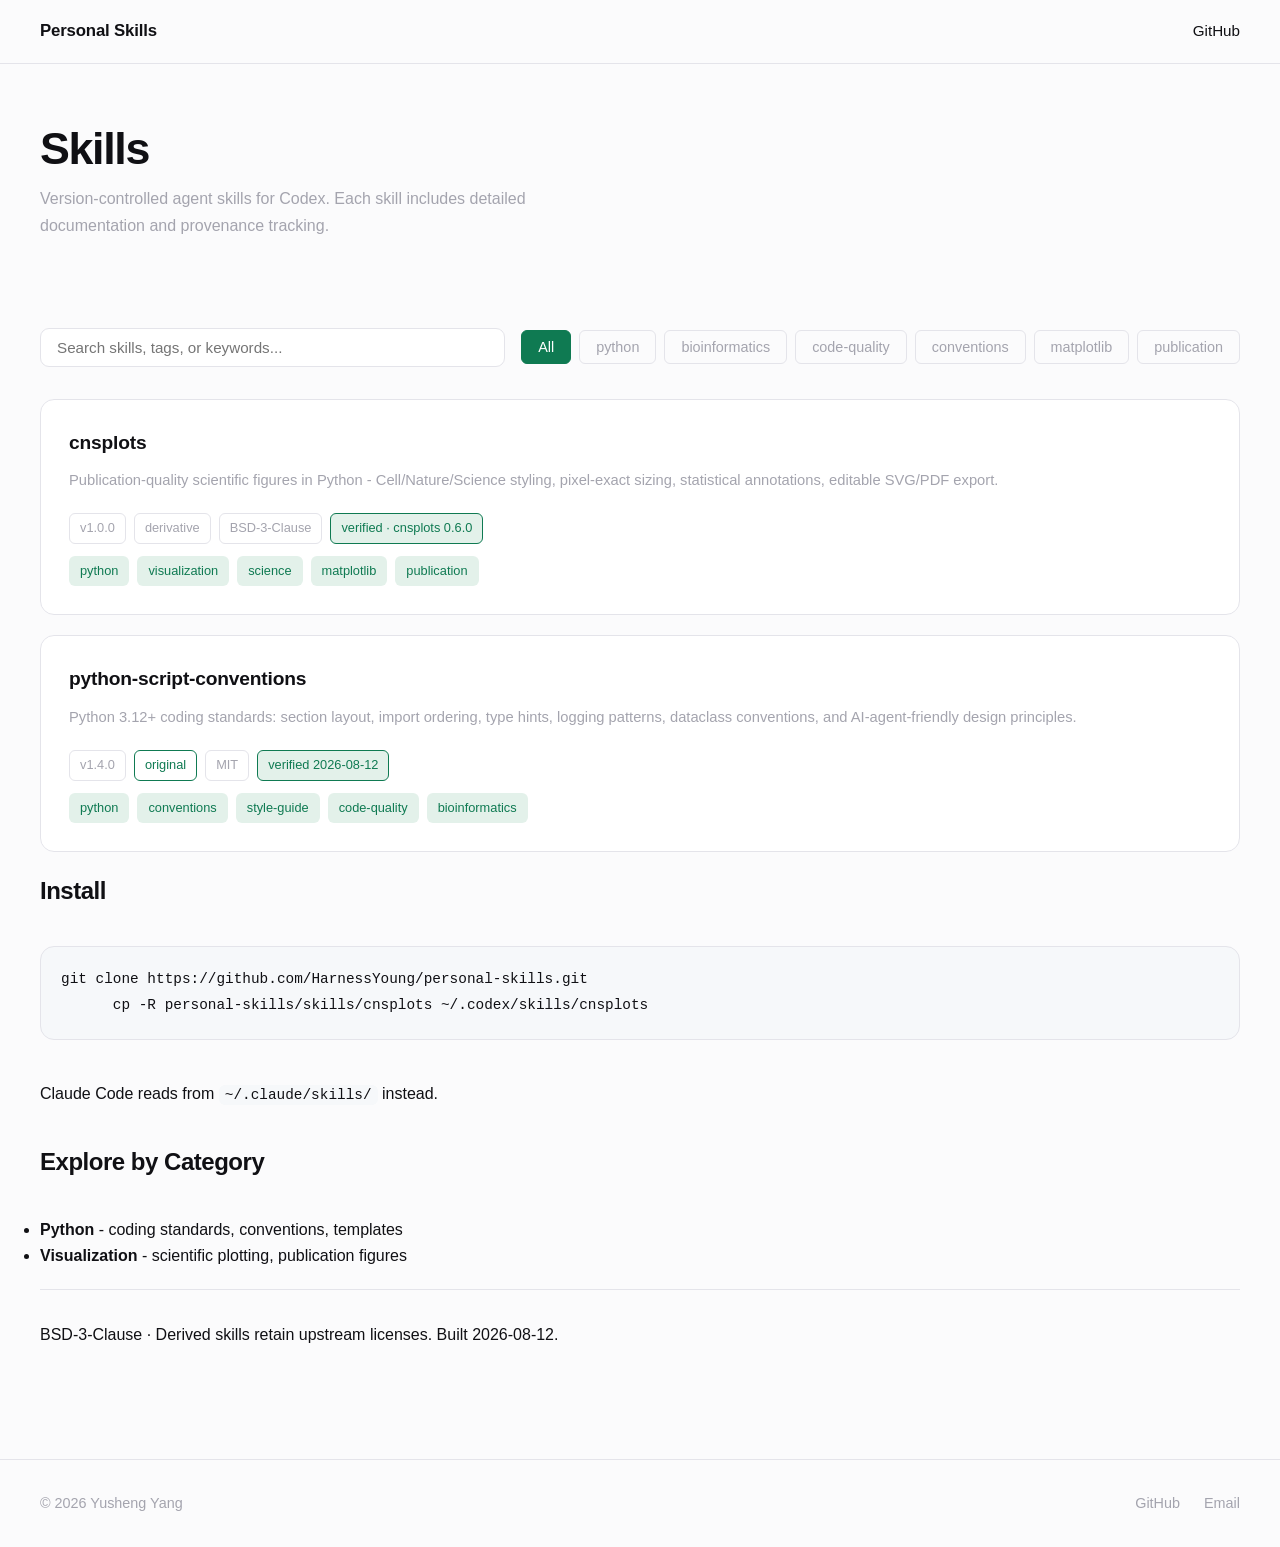
<file: docs/index.html>
<!DOCTYPE html>
<html lang="en">
<head>
<meta charset="utf-8">
<meta name="viewport" content="width=device-width,initial-scale=1">
<title>Personal Skills</title>
<link rel="stylesheet" href="assets/style.css">
</head>
<body>
<header class="top-nav">
  <div class="container">
    <a href="https://harnessyoung.github.io/" class="logo">Personal Skills</a>
    <nav class="nav-links">
      <a href="https://github.com/HarnessYoung/personal-skills">GitHub</a>
    </nav>
  </div>
</header>

<main>
  <section class="page-header">
    <div class="container">
      <h1>Skills</h1>
      <p>Version-controlled agent skills for Codex. Each skill includes detailed documentation and provenance tracking.</p>
    </div>
  </section>

  <section class="container">
    <div class="controls">
      <input type="text" id="search" class="search-box" placeholder="Search skills, tags, or keywords...">
      <div class="filter-group" id="filter-container">
        <!-- Buttons generated by JS -->
      </div>
    </div>

    <div class="skill-list">
      <a class="card skill-card" href="skills/cnsplots.html">
      <h3>cnsplots</h3>
      <p>Publication-quality scientific figures in Python  -  Cell/Nature/Science styling,
      pixel-exact sizing, statistical annotations, editable SVG/PDF export.</p>
      <div class="badges">
      <span class="badge">v1.0.0</span>
      <span class="badge derivative">derivative</span>
      <span class="badge">BSD-3-Clause</span>
      <span class="badge verified">verified · cnsplots 0.6.0</span>
      </div>
      <div class="tags">
      <span class="tag">python</span>
      <span class="tag">visualization</span>
      <span class="tag">science</span>
      <span class="tag">matplotlib</span>
      <span class="tag">publication</span>
      </div>
      </a>
      <a class="card skill-card" href="skills/python-script-conventions.html">
      <h3>python-script-conventions</h3>
      <p>Python 3.12+ coding standards: section layout, import ordering, type hints,
      logging patterns, dataclass conventions, and AI-agent-friendly design principles.</p>
      <div class="badges">
      <span class="badge">v1.4.0</span>
      <span class="badge original">original</span>
      <span class="badge">MIT</span>
      <span class="badge verified">verified 2026-08-12</span>
      </div>
      <div class="tags">
      <span class="tag">python</span>
      <span class="tag">conventions</span>
      <span class="tag">style-guide</span>
      <span class="tag">code-quality</span>
      <span class="tag">bioinformatics</span>
      </div>
      </a>
      <h2>Install</h2>
      <pre><code>git clone https://github.com/HarnessYoung/personal-skills.git
      cp -R personal-skills/skills/cnsplots ~/.codex/skills/cnsplots</code></pre>
      <p>Claude Code reads from <code>~/.claude/skills/</code> instead.</p>
      <h2>Explore by Category</h2>
      <ul>
      <li><strong>Python</strong>  -  coding standards, conventions, templates</li>
      <li><strong>Visualization</strong>  -  scientific plotting, publication figures</li>
      </ul>
      <footer>BSD-3-Clause · Derived skills retain upstream licenses. Built 2026-08-12.</footer>
      </div>
    </div>
  <div class="empty-state" style="display:none">
    <p>No skills match that query.</p>
  </div>
  </section>
</main>

<footer>
  <div class="container">
    <span>© 2026 Yusheng Yang</span>
    <div class="footer-links">
      <a href="https://github.com/HarnessYoung/personal-skills">GitHub</a>
      <a href="mailto:harness4young@outlook.com">Email</a>
    </div>
  </div>
</footer>

<script>
if (!window.matchMedia('(prefers-reduced-motion: reduce)').matches) {
  const cards = document.querySelectorAll('.skill-card');
  const observer = new IntersectionObserver(entries => {
    entries.forEach(entry => {
      if (!entry.isIntersecting) return;
      const i = Array.prototype.indexOf.call(cards, entry.target);
      entry.target.style.animation =
        'fadeInUp .5s cubic-bezier(.16,1,.3,1) ' + (i * 60) + 'ms both';
      observer.unobserve(entry.target);
    });
  }, { threshold: 0.1 });
  cards.forEach(el => observer.observe(el));
}

// Generate filter buttons from card tags
const allCards = Array.from(document.querySelectorAll('.skill-card'));
const tagCounts = {};
allCards.forEach(card => {
  card.querySelectorAll('.tag').forEach(tag => {
    const t = tag.textContent.trim();
    tagCounts[t] = (tagCounts[t] || 0) + 1;
  });
});
const topTags = Object.entries(tagCounts)
  .sort((a,b) => b[1] - a[1] || a[0].localeCompare(b[0]))
  .slice(0,6)
  .map(x => x[0]);

const filterContainer = document.getElementById('filter-container');
const allBtn = document.createElement('button');
allBtn.className = 'filter-btn active';
allBtn.textContent = 'All';
allBtn.dataset.tag = 'all';
filterContainer.appendChild(allBtn);

topTags.forEach(tag => {
  const btn = document.createElement('button');
  btn.className = 'filter-btn';
  btn.textContent = tag;
  btn.dataset.tag = tag;
  filterContainer.appendChild(btn);
});

// Filter logic
const searchBox = document.getElementById('search');
const emptyState = document.querySelector('.empty-state');
let activeTag = 'all';

function filter() {
  const query = searchBox.value.toLowerCase();
  let visible = 0;
  allCards.forEach(card => {
    const title = card.querySelector('h3').textContent.toLowerCase();
    const desc = card.querySelector('p').textContent.toLowerCase();
    const tags = Array.from(card.querySelectorAll('.tag'))
      .map(t => t.textContent.trim().toLowerCase());
    const matchesSearch = !query ||
      title.includes(query) || desc.includes(query) || tags.some(t => t.includes(query));
    const matchesTag = activeTag === 'all' || tags.includes(activeTag);
    const show = matchesSearch && matchesTag;
    card.style.display = show ? 'block' : 'none';
    if (show) visible++;
  });
  emptyState.style.display = visible === 0 ? 'block' : 'none';
}

searchBox.addEventListener('input', filter);
filterContainer.addEventListener('click', e => {
  if (!e.target.classList.contains('filter-btn')) return;
  document.querySelectorAll('.filter-btn').forEach(b => b.classList.remove('active'));
  e.target.classList.add('active');
  activeTag = e.target.dataset.tag;
  filter();
});
</script>
</body>
</html>
</file>
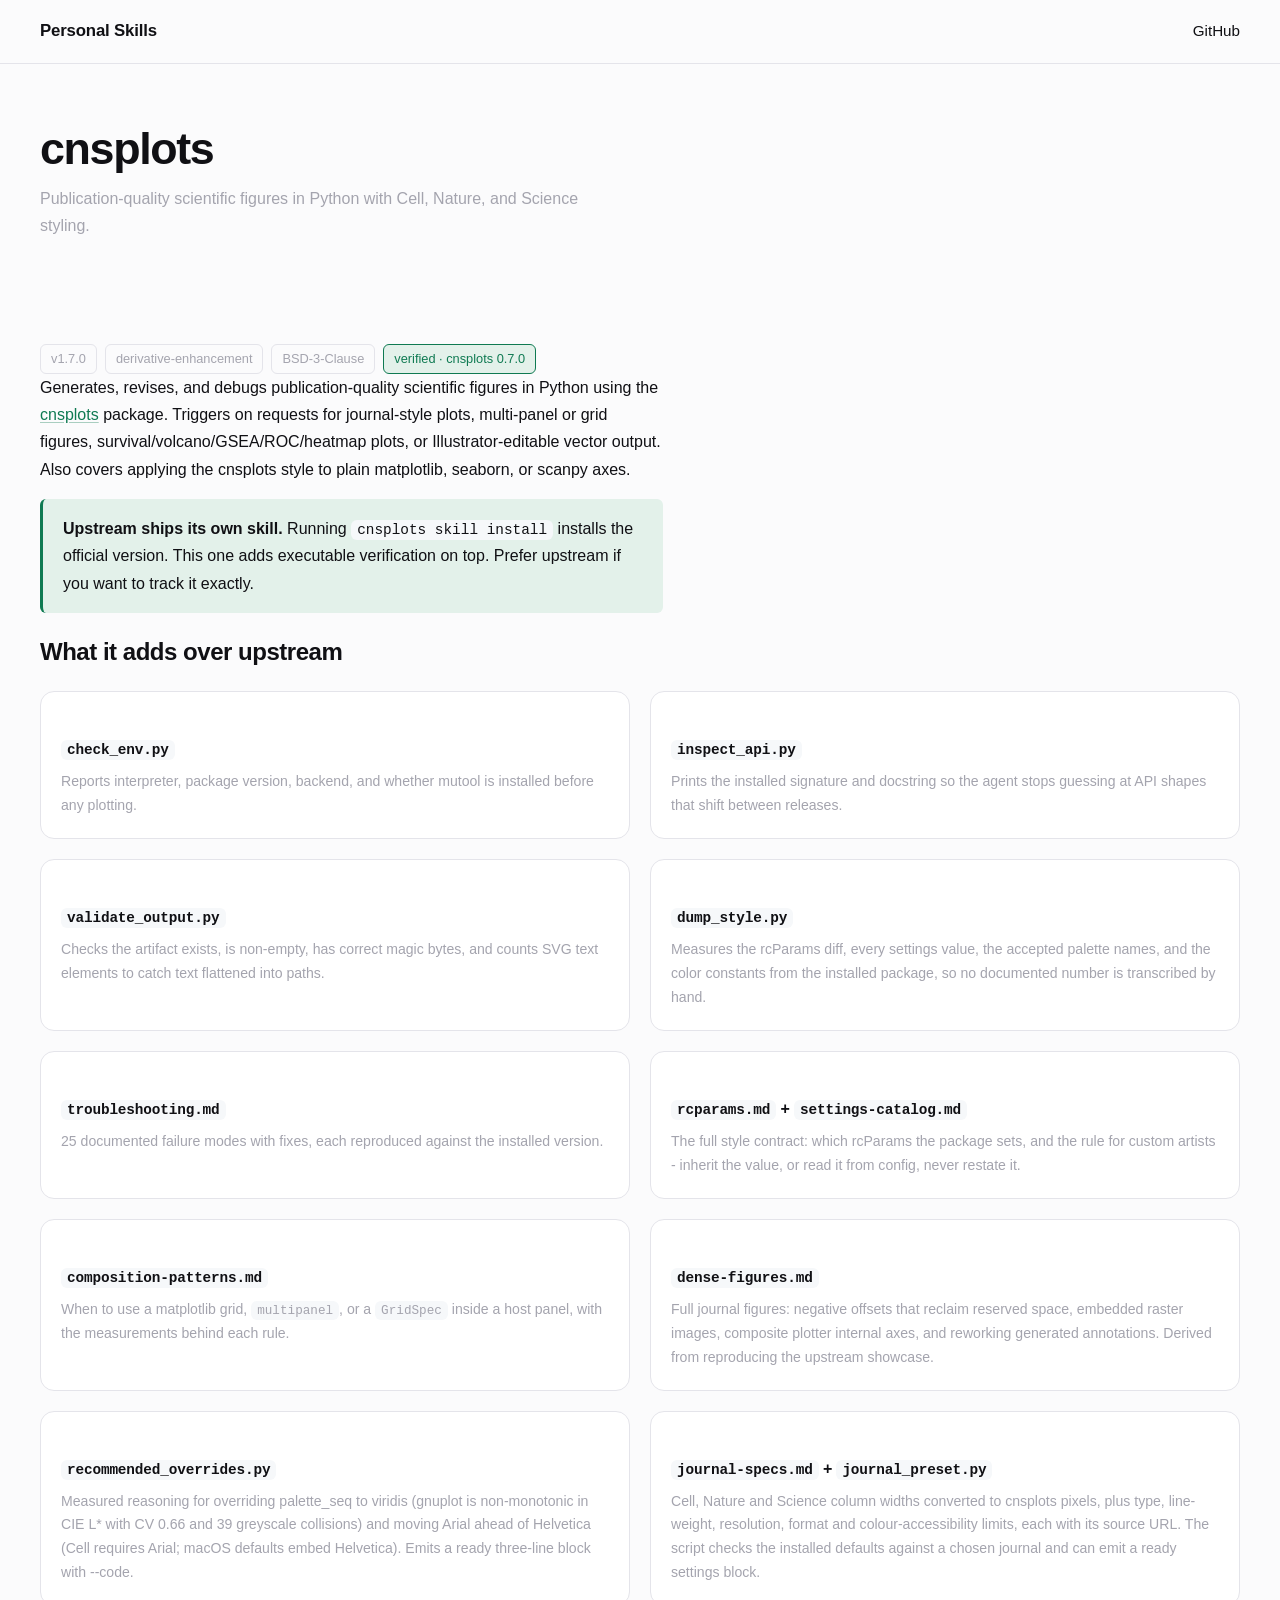
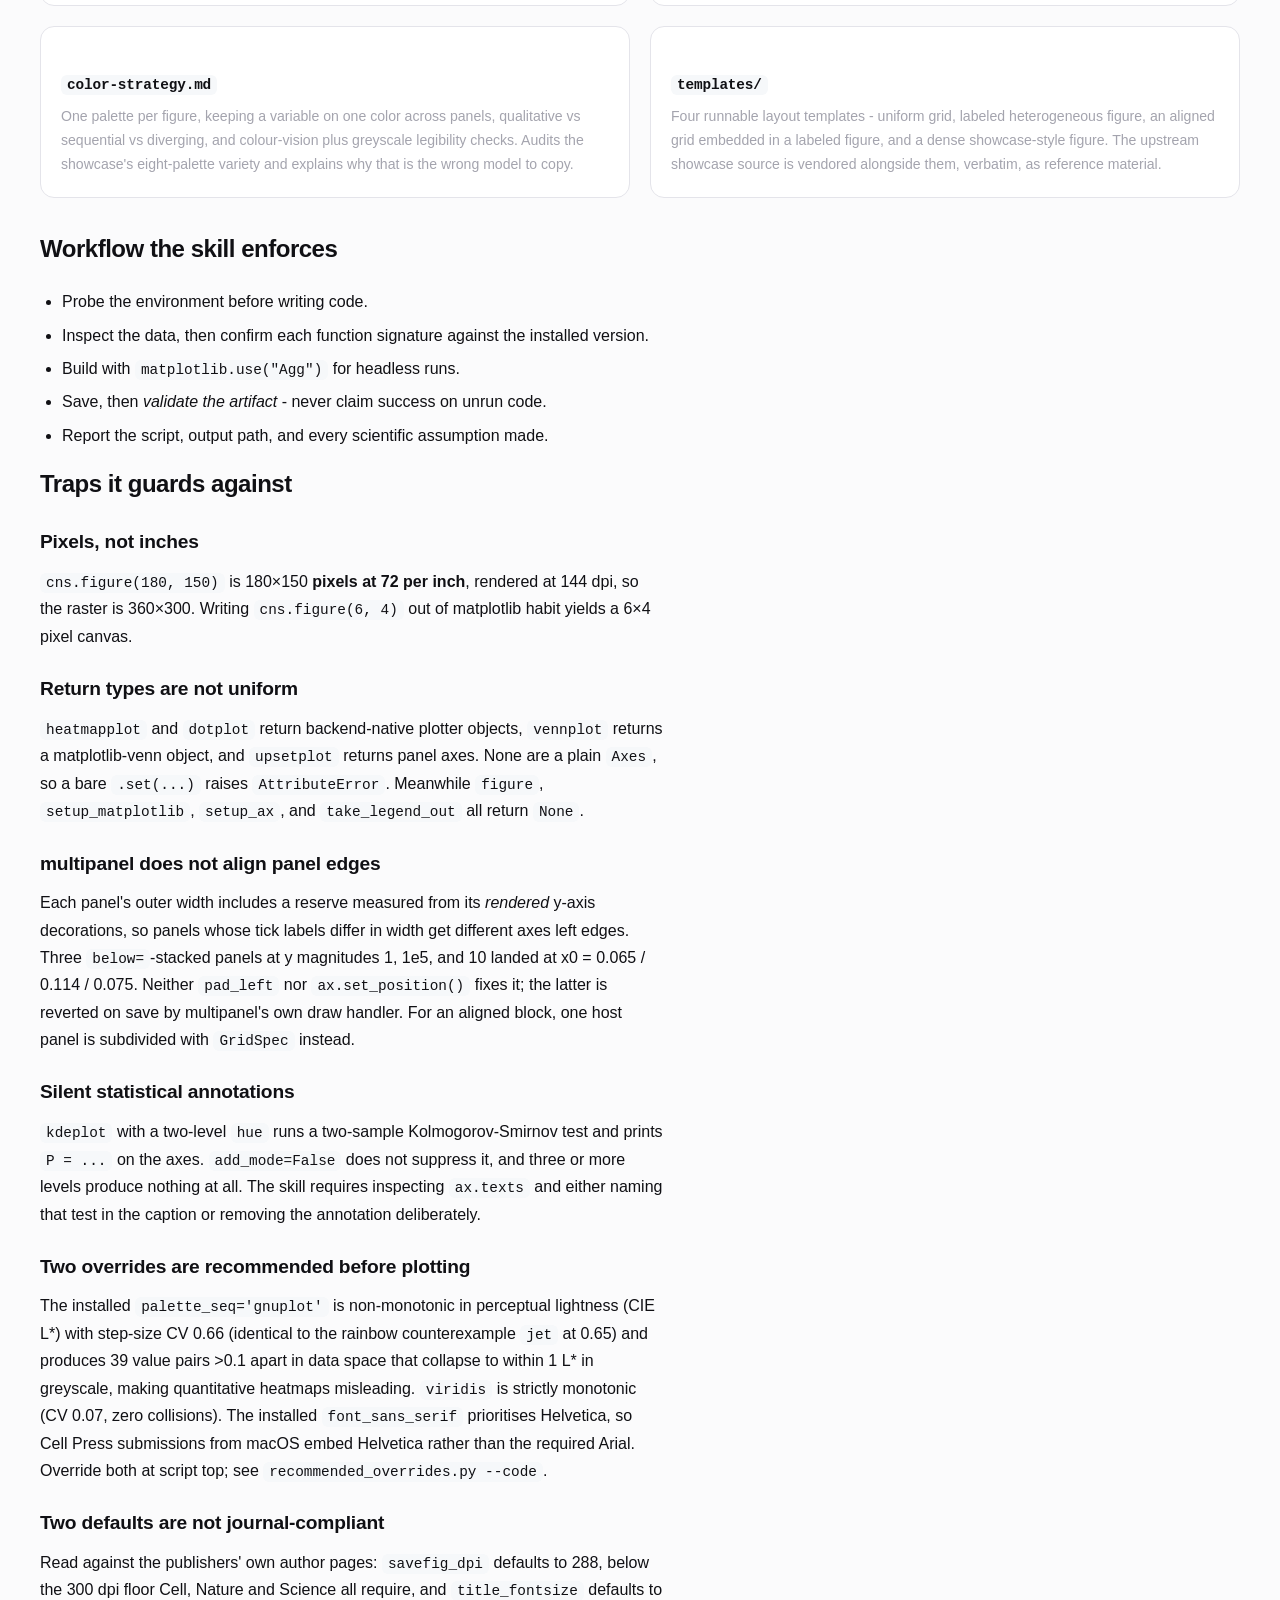
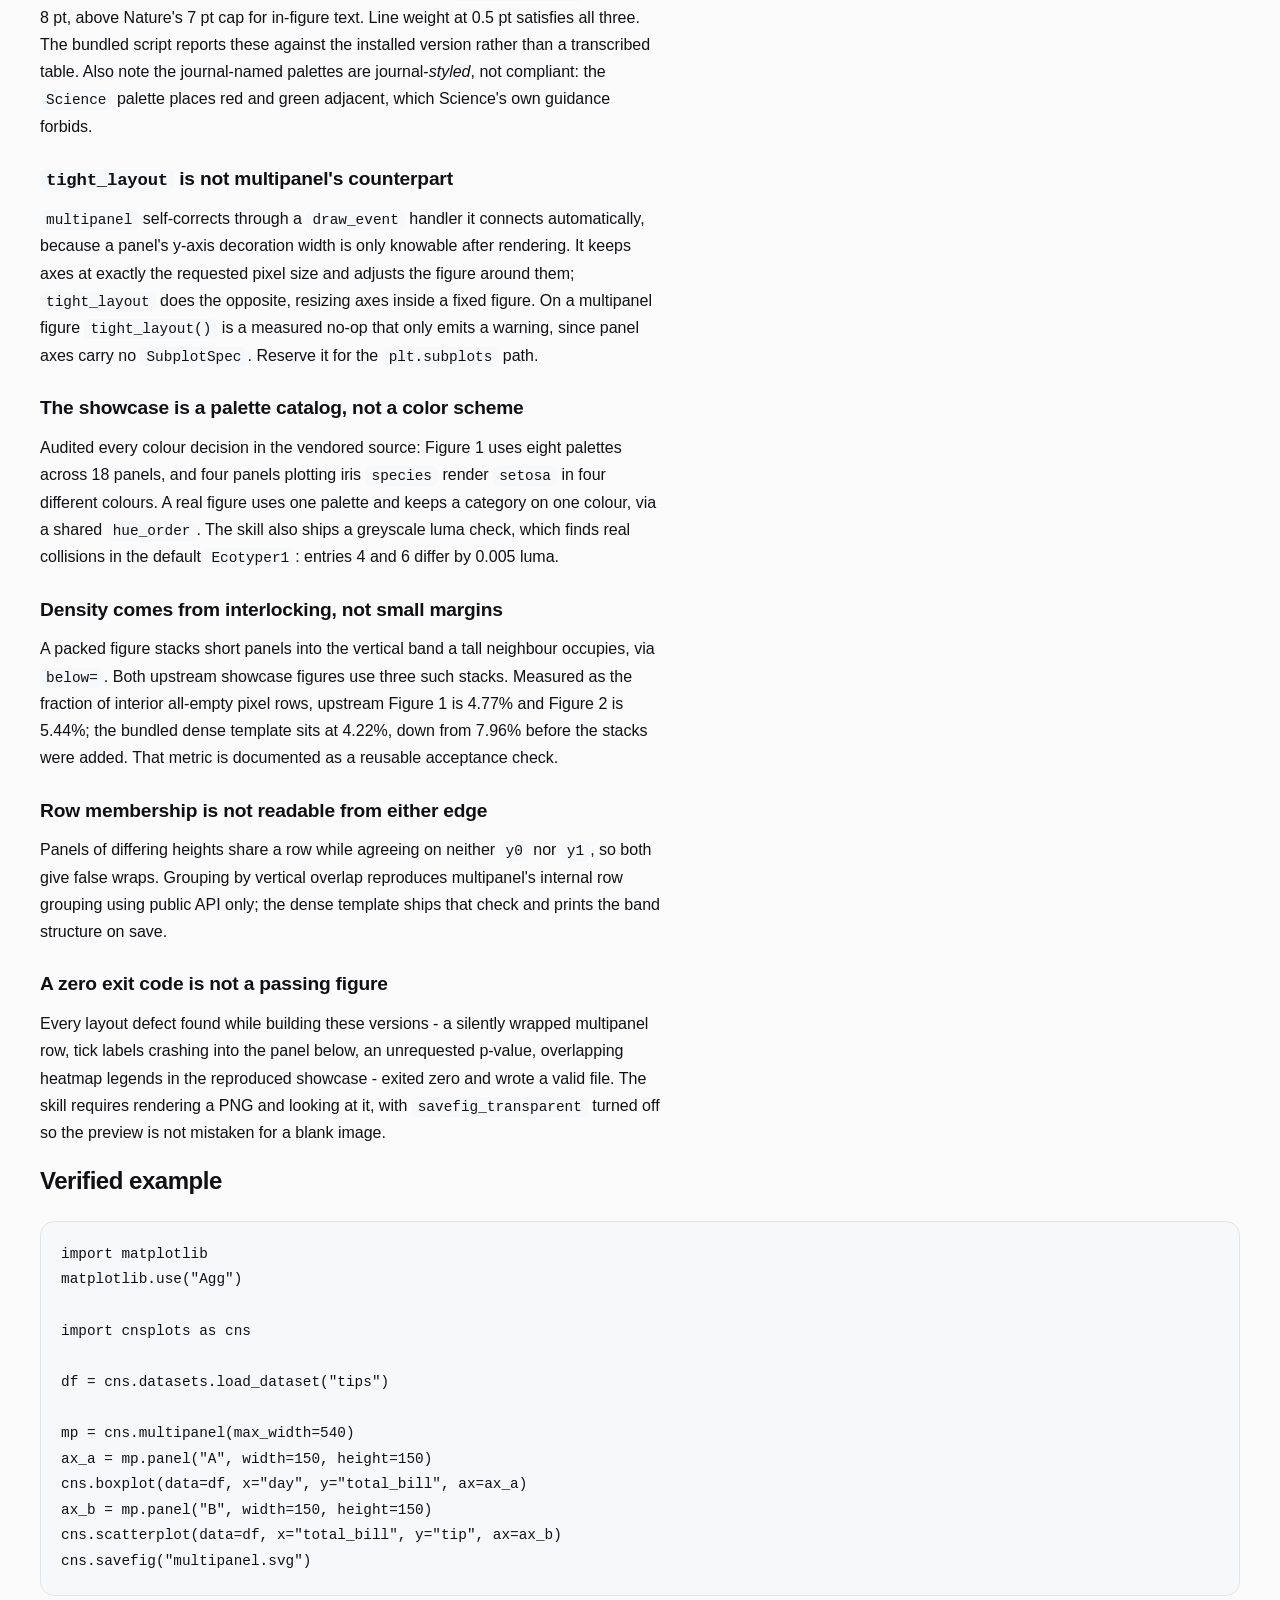
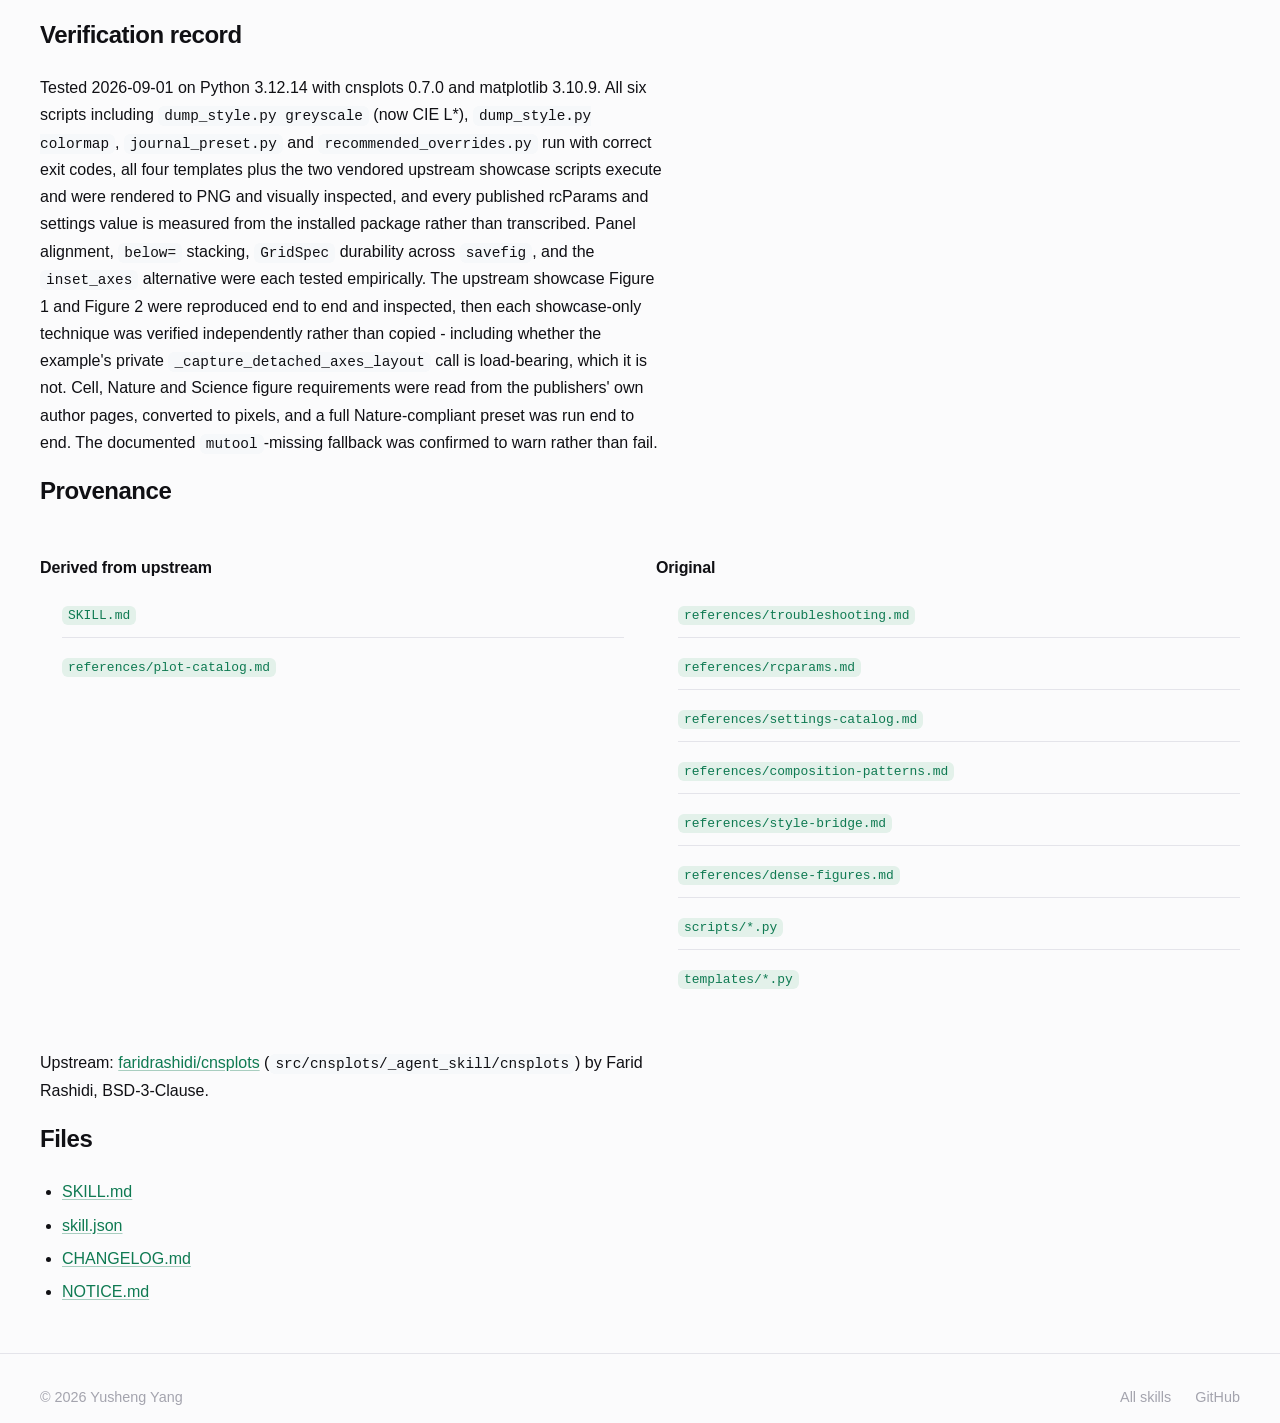
<file: docs/skills/cnsplots.html>
<!DOCTYPE html>
<html lang="en">
<head>
<meta charset="utf-8">
<meta name="viewport" content="width=device-width,initial-scale=1">
<title>cnsplots</title>
<link rel="stylesheet" href="../assets/style.css">
</head>
<body>
<header class="top-nav">
  <div class="container">
    <a href="../index.html" class="logo">Personal Skills</a>
    <nav class="nav-links">
      <a href="https://github.com/HarnessYoung/personal-skills">GitHub</a>
    </nav>
  </div>
</header>
<main>
  <section class="page-header">
    <div class="container">
      <h1>cnsplots</h1>
      <p>Publication-quality scientific figures in Python with Cell, Nature, and Science styling.</p>
    </div>
  </section>

  <section class="detail-section">
    <div class="container">

<div class="badges page-badges">
  <span class="badge">v1.7.0</span>
  <span class="badge">derivative-enhancement</span>
  <span class="badge">BSD-3-Clause</span>
  <span class="badge verified">verified · cnsplots 0.7.0</span>
</div>

<p>Generates, revises, and debugs publication-quality scientific figures in Python
using the <a href="https://github.com/faridrashidi/cnsplots">cnsplots</a> package.
Triggers on requests for journal-style plots, multi-panel or grid figures,
survival/volcano/GSEA/ROC/heatmap plots, or Illustrator-editable vector output.
Also covers applying the cnsplots style to plain matplotlib, seaborn, or scanpy
axes.</p>

<blockquote><p><strong>Upstream ships its own skill.</strong> Running
<code>cnsplots skill install</code> installs the official version. This one adds
executable verification on top. Prefer upstream if you want to track it exactly.</p></blockquote>

<h2>What it adds over upstream</h2>
<div class="grid-2">
  <div class="grid-card">
    <h3><code>check_env.py</code></h3>
    <p>Reports interpreter, package version, backend, and whether mutool is installed before any plotting.</p>
  </div>
  <div class="grid-card">
    <h3><code>inspect_api.py</code></h3>
    <p>Prints the installed signature and docstring so the agent stops guessing at API shapes that shift between releases.</p>
  </div>
  <div class="grid-card">
    <h3><code>validate_output.py</code></h3>
    <p>Checks the artifact exists, is non-empty, has correct magic bytes, and counts SVG text elements to catch text flattened into paths.</p>
  </div>
  <div class="grid-card">
    <h3><code>dump_style.py</code></h3>
    <p>Measures the rcParams diff, every settings value, the accepted palette names, and the color constants from the installed package, so no documented number is transcribed by hand.</p>
  </div>
  <div class="grid-card">
    <h3><code>troubleshooting.md</code></h3>
    <p>25 documented failure modes with fixes, each reproduced against the installed version.</p>
  </div>
  <div class="grid-card">
    <h3><code>rcparams.md</code> + <code>settings-catalog.md</code></h3>
    <p>The full style contract: which rcParams the package sets, and the rule for custom artists  -  inherit the value, or read it from config, never restate it.</p>
  </div>
  <div class="grid-card">
    <h3><code>composition-patterns.md</code></h3>
    <p>When to use a matplotlib grid, <code>multipanel</code>, or a <code>GridSpec</code> inside a host panel, with the measurements behind each rule.</p>
  </div>
  <div class="grid-card">
    <h3><code>dense-figures.md</code></h3>
    <p>Full journal figures: negative offsets that reclaim reserved space, embedded raster images, composite plotter internal axes, and reworking generated annotations. Derived from reproducing the upstream showcase.</p>
  </div>
  <div class="grid-card">
    <h3><code>recommended_overrides.py</code></h3>
    <p>Measured reasoning for overriding palette_seq to viridis (gnuplot is non-monotonic in CIE L* with CV 0.66 and 39 greyscale collisions) and moving Arial ahead of Helvetica (Cell requires Arial; macOS defaults embed Helvetica). Emits a ready three-line block with --code.</p>
  </div>
  <div class="grid-card">
    <h3><code>journal-specs.md</code> + <code>journal_preset.py</code></h3>
    <p>Cell, Nature and Science column widths converted to cnsplots pixels, plus type, line-weight, resolution, format and colour-accessibility limits, each with its source URL. The script checks the installed defaults against a chosen journal and can emit a ready settings block.</p>
  </div>
  <div class="grid-card">
    <h3><code>color-strategy.md</code></h3>
    <p>One palette per figure, keeping a variable on one color across panels, qualitative vs sequential vs diverging, and colour-vision plus greyscale legibility checks. Audits the showcase's eight-palette variety and explains why that is the wrong model to copy.</p>
  </div>
  <div class="grid-card">
    <h3><code>templates/</code></h3>
    <p>Four runnable layout templates  -  uniform grid, labeled heterogeneous figure, an aligned grid embedded in a labeled figure, and a dense showcase-style figure. The upstream showcase source is vendored alongside them, verbatim, as reference material.</p>
  </div>
</div>

<h2>Workflow the skill enforces</h2>
<ul>
<li>Probe the environment before writing code.</li>
<li>Inspect the data, then confirm each function signature against the installed version.</li>
<li>Build with <code>matplotlib.use("Agg")</code> for headless runs.</li>
<li>Save, then <em>validate the artifact</em>  -  never claim success on unrun code.</li>
<li>Report the script, output path, and every scientific assumption made.</li>
</ul>

<h2>Traps it guards against</h2>
<h3>Pixels, not inches</h3>
<p><code>cns.figure(180, 150)</code> is 180×150 <strong>pixels at 72 per inch</strong>,
rendered at 144 dpi, so the raster is 360×300. Writing <code>cns.figure(6, 4)</code>
out of matplotlib habit yields a 6×4 pixel canvas.</p>

<h3>Return types are not uniform</h3>
<p><code>heatmapplot</code> and <code>dotplot</code> return backend-native plotter
objects, <code>vennplot</code> returns a matplotlib-venn object, and
<code>upsetplot</code> returns panel axes. None are a plain <code>Axes</code>, so a
bare <code>.set(...)</code> raises <code>AttributeError</code>. Meanwhile
<code>figure</code>, <code>setup_matplotlib</code>, <code>setup_ax</code>, and
<code>take_legend_out</code> all return <code>None</code>.</p>

<h3>multipanel does not align panel edges</h3>
<p>Each panel's outer width includes a reserve measured from its
<em>rendered</em> y-axis decorations, so panels whose tick labels differ in width
get different axes left edges. Three <code>below=</code>-stacked panels at y
magnitudes 1, 1e5, and 10 landed at x0 = 0.065 / 0.114 / 0.075. Neither
<code>pad_left</code> nor <code>ax.set_position()</code> fixes it; the latter is
reverted on save by multipanel's own draw handler. For an aligned block, one host
panel is subdivided with <code>GridSpec</code> instead.</p>

<h3>Silent statistical annotations</h3>
<p><code>kdeplot</code> with a two-level <code>hue</code> runs a two-sample
Kolmogorov-Smirnov test and prints <code>P = ...</code> on the axes.
<code>add_mode=False</code> does not suppress it, and three or more levels produce
nothing at all. The skill requires inspecting <code>ax.texts</code> and either
naming that test in the caption or removing the annotation deliberately.</p>

<h3>Two overrides are recommended before plotting</h3>
<p>The installed <code>palette_seq='gnuplot'</code> is non-monotonic in perceptual
lightness (CIE L*) with step-size CV 0.66 (identical to the rainbow counterexample
<code>jet</code> at 0.65) and produces 39 value pairs &gt;0.1 apart in data space
that collapse to within 1 L* in greyscale, making quantitative heatmaps misleading.
<code>viridis</code> is strictly monotonic (CV 0.07, zero collisions). The installed
<code>font_sans_serif</code> prioritises Helvetica, so Cell Press submissions from
macOS embed Helvetica rather than the required Arial. Override both at script top;
see <code>recommended_overrides.py --code</code>.</p>

<h3>Two defaults are not journal-compliant</h3>
<p>Read against the publishers' own author pages: <code>savefig_dpi</code> defaults
to 288, below the 300 dpi floor Cell, Nature and Science all require, and
<code>title_fontsize</code> defaults to 8 pt, above Nature's 7 pt cap for in-figure
text. Line weight at 0.5 pt satisfies all three. The bundled script reports these
against the installed version rather than a transcribed table. Also note the
journal-named palettes are journal-<em>styled</em>, not compliant: the
<code>Science</code> palette places red and green adjacent, which Science's own
guidance forbids.</p>

<h3><code>tight_layout</code> is not multipanel's counterpart</h3>
<p><code>multipanel</code> self-corrects through a <code>draw_event</code> handler it
connects automatically, because a panel's y-axis decoration width is only knowable
after rendering. It keeps axes at exactly the requested pixel size and adjusts the
figure around them; <code>tight_layout</code> does the opposite, resizing axes inside
a fixed figure. On a multipanel figure <code>tight_layout()</code> is a measured
no-op that only emits a warning, since panel axes carry no
<code>SubplotSpec</code>. Reserve it for the <code>plt.subplots</code> path.</p>

<h3>The showcase is a palette catalog, not a color scheme</h3>
<p>Audited every colour decision in the vendored source: Figure 1 uses eight
palettes across 18 panels, and four panels plotting iris <code>species</code> render
<code>setosa</code> in four different colours. A real figure uses one palette and
keeps a category on one colour, via a shared <code>hue_order</code>. The skill also
ships a greyscale luma check, which finds real collisions in the default
<code>Ecotyper1</code>: entries 4 and 6 differ by 0.005 luma.</p>

<h3>Density comes from interlocking, not small margins</h3>
<p>A packed figure stacks short panels into the vertical band a tall neighbour
occupies, via <code>below=</code>. Both upstream showcase figures use three such
stacks. Measured as the fraction of interior all-empty pixel rows, upstream
Figure 1 is 4.77% and Figure 2 is 5.44%; the bundled dense template sits at 4.22%,
down from 7.96% before the stacks were added. That metric is documented as a
reusable acceptance check.</p>

<h3>Row membership is not readable from either edge</h3>
<p>Panels of differing heights share a row while agreeing on neither
<code>y0</code> nor <code>y1</code>, so both give false wraps. Grouping by vertical
overlap reproduces multipanel's internal row grouping using public API only; the
dense template ships that check and prints the band structure on save.</p>

<h3>A zero exit code is not a passing figure</h3>
<p>Every layout defect found while building these versions  -  a silently wrapped
multipanel row, tick labels crashing into the panel below, an unrequested
p-value, overlapping heatmap legends in the reproduced showcase  -  exited zero and
wrote a valid file. The skill requires rendering a PNG and looking at it, with
<code>savefig_transparent</code> turned off so the preview is not mistaken for a
blank image.</p>

<h2>Verified example</h2>
<pre><code>import matplotlib
matplotlib.use("Agg")

import cnsplots as cns

df = cns.datasets.load_dataset("tips")

mp = cns.multipanel(max_width=540)
ax_a = mp.panel("A", width=150, height=150)
cns.boxplot(data=df, x="day", y="total_bill", ax=ax_a)
ax_b = mp.panel("B", width=150, height=150)
cns.scatterplot(data=df, x="total_bill", y="tip", ax=ax_b)
cns.savefig("multipanel.svg")</code></pre>

<h2>Verification record</h2>
<p>Tested 2026-09-01 on Python 3.12.14 with cnsplots 0.7.0 and matplotlib 3.10.9.
All six scripts including <code>dump_style.py greyscale</code> (now CIE L*), <code>dump_style.py colormap</code>, <code>journal_preset.py</code> and <code>recommended_overrides.py</code> run with correct exit
codes, all four templates plus the two vendored upstream showcase scripts execute
and were rendered to PNG and visually inspected, and every published rcParams and
settings value is measured from the installed package rather than transcribed. Panel
alignment, <code>below=</code> stacking, <code>GridSpec</code> durability across
<code>savefig</code>, and the <code>inset_axes</code> alternative were each tested
empirically. The upstream showcase Figure 1 and Figure 2 were reproduced end to
end and inspected, then each showcase-only technique was verified independently
rather than copied  -  including whether the example's private
<code>_capture_detached_axes_layout</code> call is load-bearing, which it is not.
Cell, Nature and Science figure requirements were read from the publishers' own
author pages, converted to pixels, and a full Nature-compliant preset was run end
to end. The documented <code>mutool</code>-missing fallback was confirmed to warn
rather than fail.</p>

<h2>Provenance</h2>
<div class="split-2">
  <div class="split-col">
    <h3>Derived from upstream</h3>
    <ul>
      <li><code>SKILL.md</code></li>
      <li><code>references/plot-catalog.md</code></li>
    </ul>
  </div>
  <div class="split-col">
    <h3>Original</h3>
    <ul>
      <li><code>references/troubleshooting.md</code></li>
      <li><code>references/rcparams.md</code></li>
      <li><code>references/settings-catalog.md</code></li>
      <li><code>references/composition-patterns.md</code></li>
      <li><code>references/style-bridge.md</code></li>
      <li><code>references/dense-figures.md</code></li>
      <li><code>scripts/*.py</code></li>
      <li><code>templates/*.py</code></li>
    </ul>
  </div>
</div>
<p>Upstream: <a href="https://github.com/faridrashidi/cnsplots">faridrashidi/cnsplots</a>
(<code>src/cnsplots/_agent_skill/cnsplots</code>) by Farid Rashidi, BSD-3-Clause.</p>

<h2>Files</h2>
<ul>
<li><a href="https://github.com/HarnessYoung/personal-skills/blob/main/skills/cnsplots/SKILL.md">SKILL.md</a></li>
<li><a href="https://github.com/HarnessYoung/personal-skills/blob/main/skills/cnsplots/skill.json">skill.json</a></li>
<li><a href="https://github.com/HarnessYoung/personal-skills/blob/main/skills/cnsplots/CHANGELOG.md">CHANGELOG.md</a></li>
<li><a href="https://github.com/HarnessYoung/personal-skills/blob/main/skills/cnsplots/NOTICE.md">NOTICE.md</a></li>
</ul>

    </div>
  </section>
</main>

<footer>
  <div class="container">
    <span>© 2026 Yusheng Yang</span>
    <div class="footer-links">
      <a href="../index.html">All skills</a>
      <a href="https://github.com/HarnessYoung/personal-skills">GitHub</a>
    </div>
  </div>
</footer>
</body>
</html>
</file>
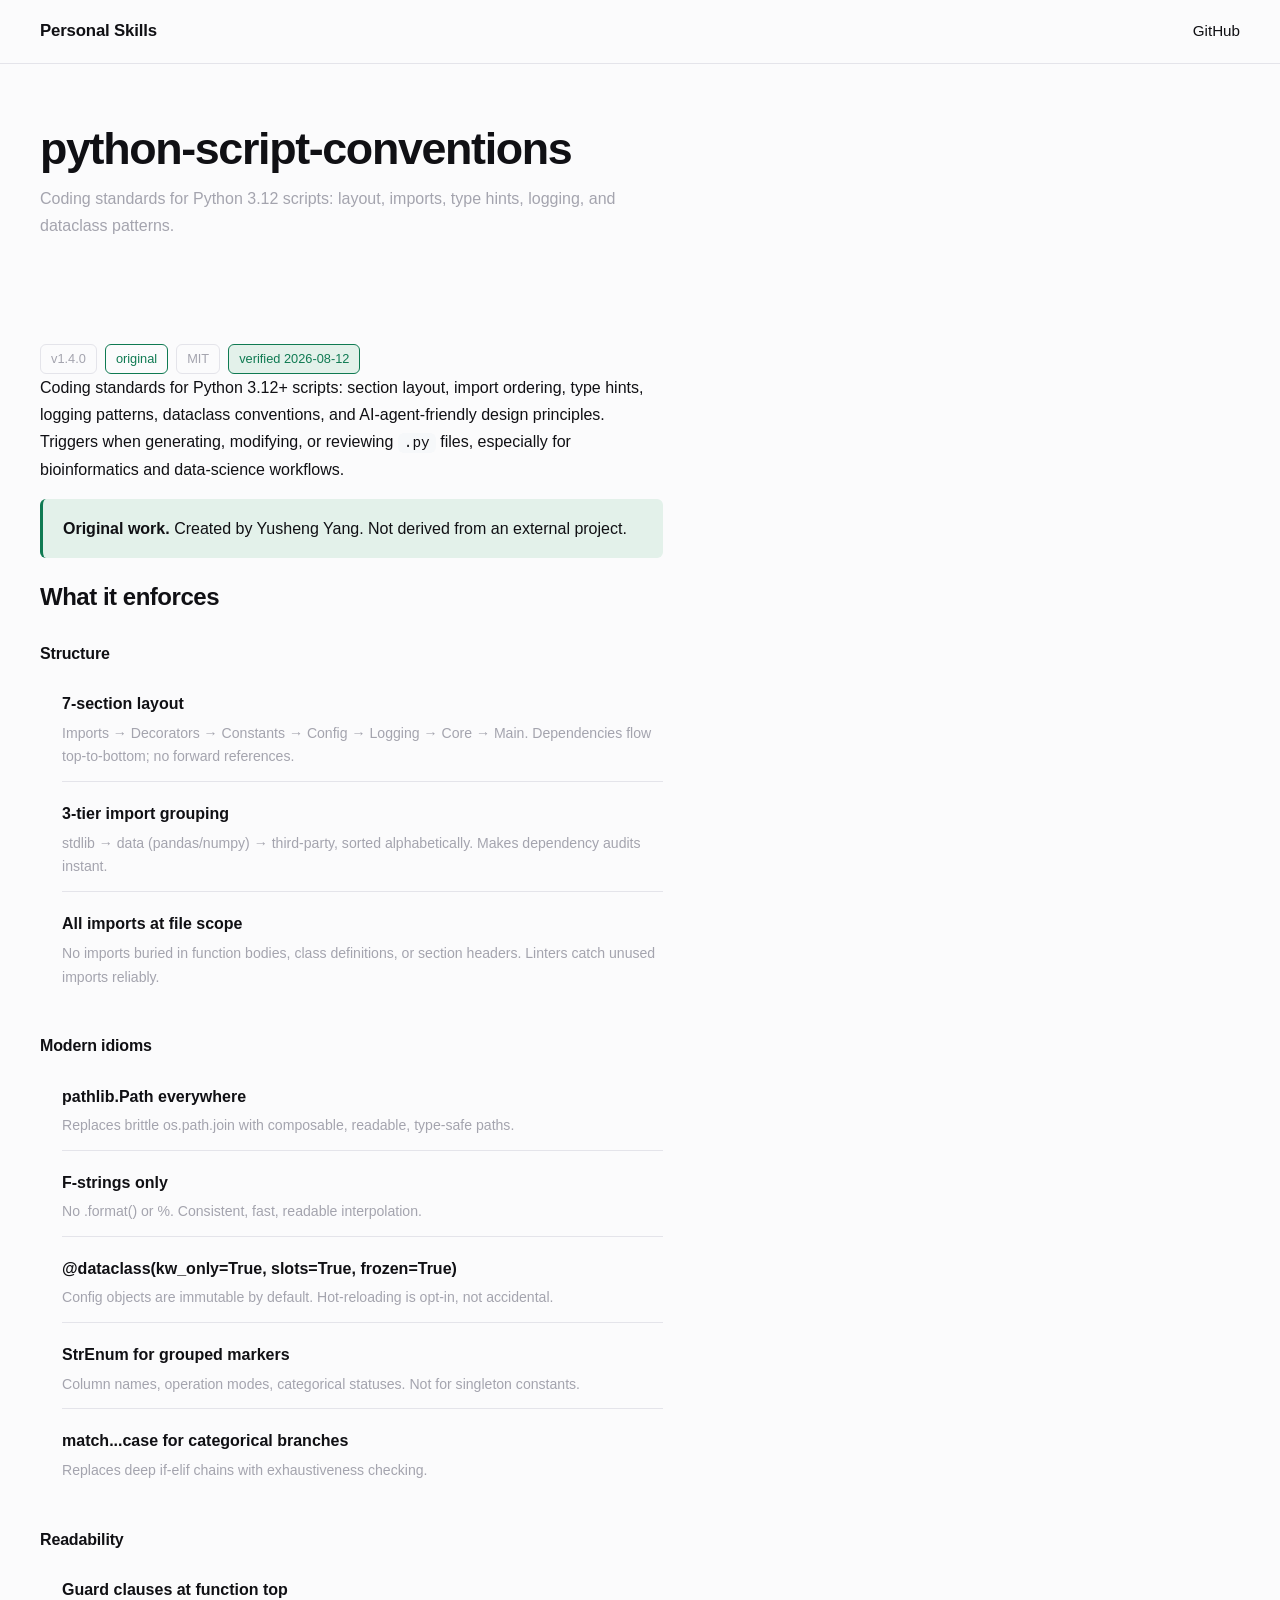
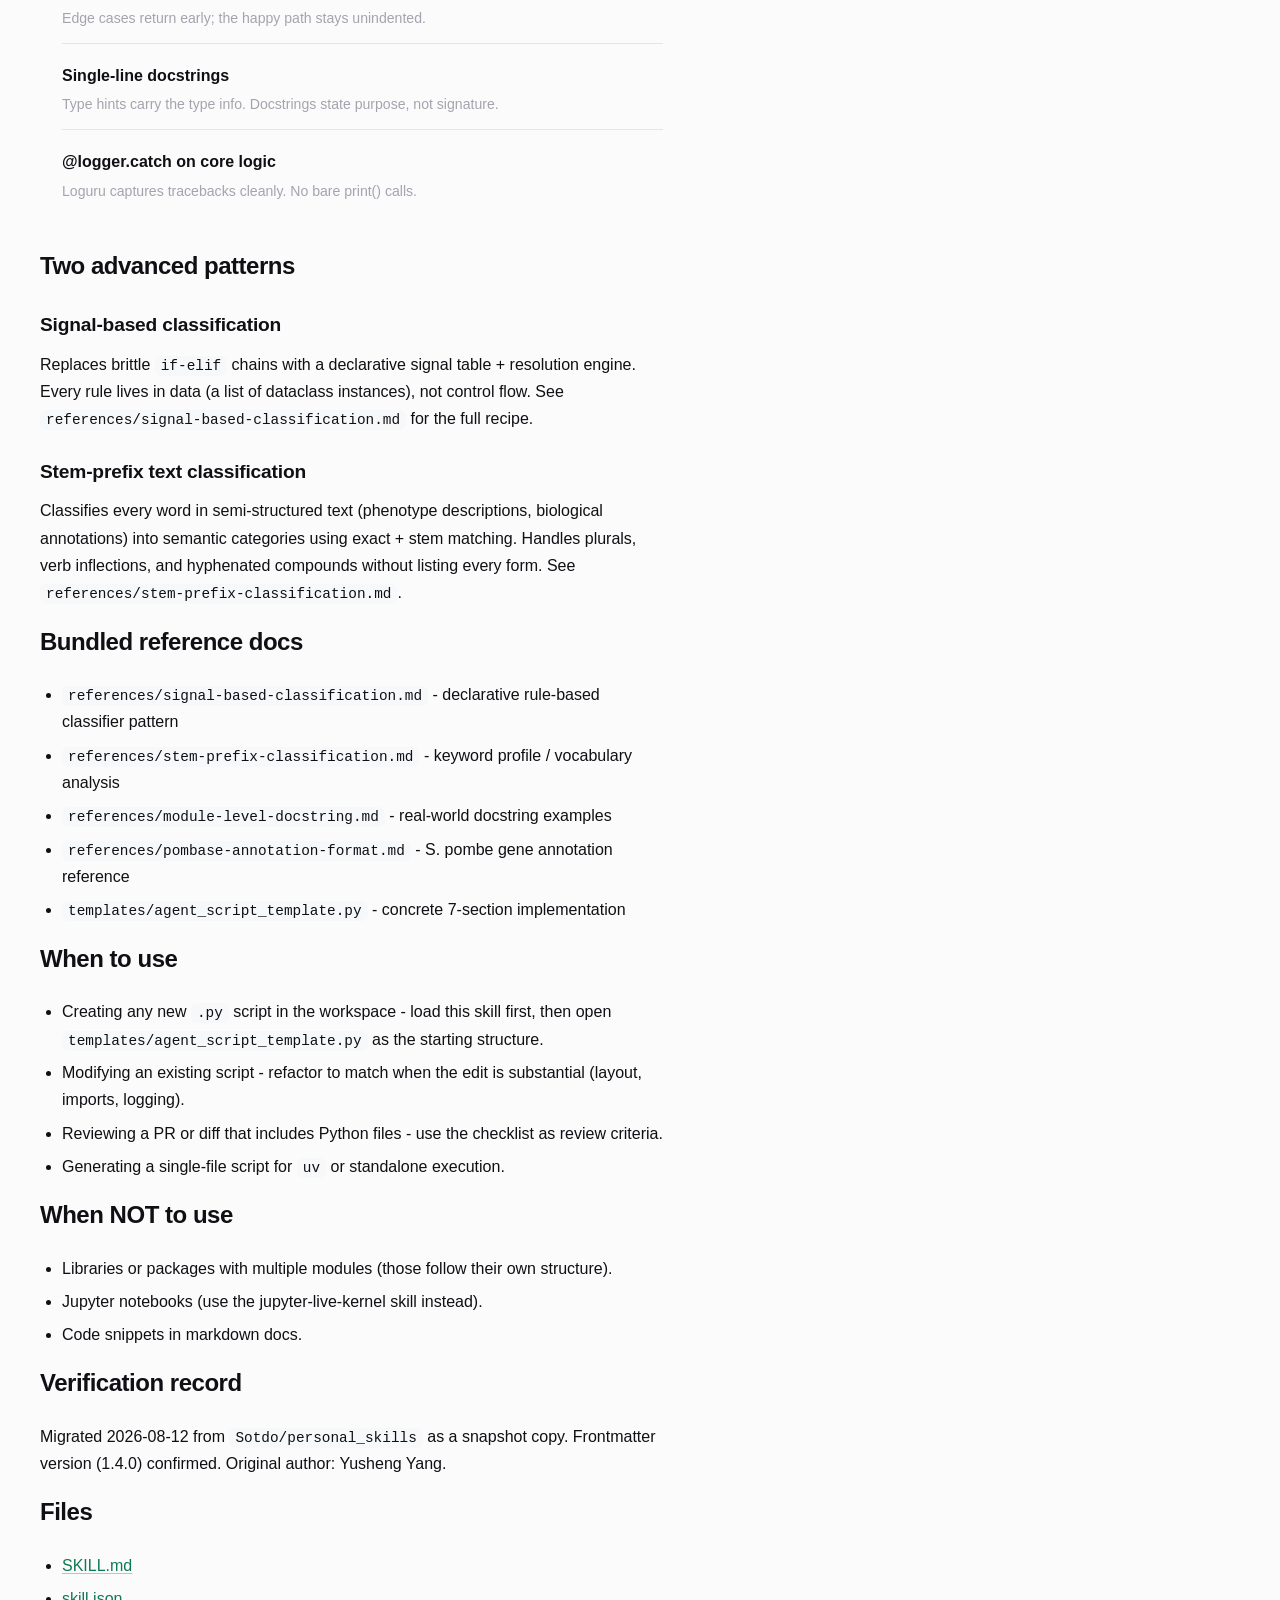
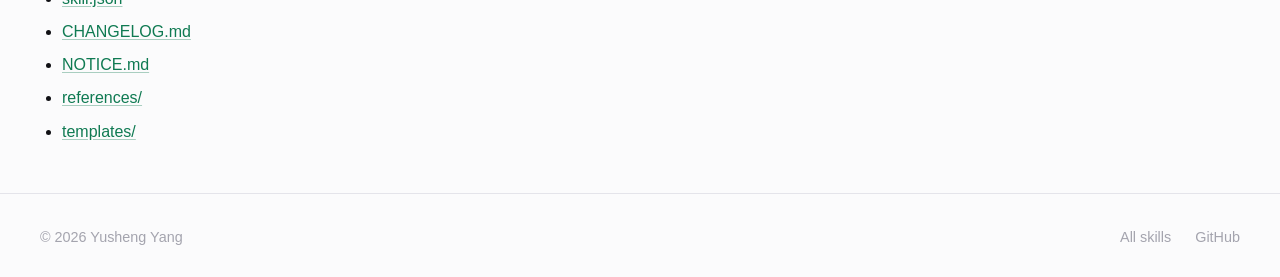
<file: docs/skills/python-script-conventions.html>
<!DOCTYPE html>
<html lang="en">
<head>
<meta charset="utf-8">
<meta name="viewport" content="width=device-width,initial-scale=1">
<title>python-script-conventions</title>
<link rel="stylesheet" href="../assets/style.css">
</head>
<body>
<header class="top-nav">
  <div class="container">
    <a href="../index.html" class="logo">Personal Skills</a>
    <nav class="nav-links">
      <a href="https://github.com/HarnessYoung/personal-skills">GitHub</a>
    </nav>
  </div>
</header>
<main>
  <section class="page-header">
    <div class="container">
      <h1>python-script-conventions</h1>
      <p>Coding standards for Python 3.12 scripts: layout, imports, type hints, logging, and dataclass patterns.</p>
    </div>
  </section>

  <section class="detail-section">
    <div class="container">
<div class="badges page-badges">
  <span class="badge">v1.4.0</span>
  <span class="badge original">original</span>
  <span class="badge">MIT</span>
  <span class="badge verified">verified 2026-08-12</span>
</div>

<p>Coding standards for Python 3.12+ scripts: section layout, import ordering,
type hints, logging patterns, dataclass conventions, and AI-agent-friendly design
principles. Triggers when generating, modifying, or reviewing <code>.py</code> files,
especially for bioinformatics and data-science workflows.</p>

<blockquote><p><strong>Original work.</strong> Created by Yusheng Yang. Not derived
from an external project.</p></blockquote>

<h2>What it enforces</h2>

<div class="rule-group">
  <h3>Structure</h3>
  <ul>
    <li>
      <strong>7-section layout</strong>
      <p>Imports → Decorators → Constants → Config → Logging → Core → Main. Dependencies flow top-to-bottom; no forward references.</p>
    </li>
    <li>
      <strong>3-tier import grouping</strong>
      <p>stdlib → data (pandas/numpy) → third-party, sorted alphabetically. Makes dependency audits instant.</p>
    </li>
    <li>
      <strong>All imports at file scope</strong>
      <p>No imports buried in function bodies, class definitions, or section headers. Linters catch unused imports reliably.</p>
    </li>
  </ul>
</div>

<div class="rule-group">
  <h3>Modern idioms</h3>
  <ul>
    <li>
      <strong>pathlib.Path everywhere</strong>
      <p>Replaces brittle os.path.join with composable, readable, type-safe paths.</p>
    </li>
    <li>
      <strong>F-strings only</strong>
      <p>No .format() or %. Consistent, fast, readable interpolation.</p>
    </li>
    <li>
      <strong>@dataclass(kw_only=True, slots=True, frozen=True)</strong>
      <p>Config objects are immutable by default. Hot-reloading is opt-in, not accidental.</p>
    </li>
    <li>
      <strong>StrEnum for grouped markers</strong>
      <p>Column names, operation modes, categorical statuses. Not for singleton constants.</p>
    </li>
    <li>
      <strong>match...case for categorical branches</strong>
      <p>Replaces deep if-elif chains with exhaustiveness checking.</p>
    </li>
  </ul>
</div>

<div class="rule-group">
  <h3>Readability</h3>
  <ul>
    <li>
      <strong>Guard clauses at function top</strong>
      <p>Edge cases return early; the happy path stays unindented.</p>
    </li>
    <li>
      <strong>Single-line docstrings</strong>
      <p>Type hints carry the type info. Docstrings state purpose, not signature.</p>
    </li>
    <li>
      <strong>@logger.catch on core logic</strong>
      <p>Loguru captures tracebacks cleanly. No bare print() calls.</p>
    </li>
  </ul>
</div>

<h2>Two advanced patterns</h2>
<h3>Signal-based classification</h3>
<p>Replaces brittle <code>if-elif</code> chains with a declarative signal table + resolution
engine. Every rule lives in data (a list of dataclass instances), not control flow.
See <code>references/signal-based-classification.md</code> for the full recipe.</p>

<h3>Stem-prefix text classification</h3>
<p>Classifies every word in semi-structured text (phenotype descriptions, biological
annotations) into semantic categories using exact + stem matching. Handles plurals,
verb inflections, and hyphenated compounds without listing every form. See
<code>references/stem-prefix-classification.md</code>.</p>

<h2>Bundled reference docs</h2>
<ul>
<li><code>references/signal-based-classification.md</code>  -  declarative rule-based classifier pattern</li>
<li><code>references/stem-prefix-classification.md</code>  -  keyword profile / vocabulary analysis</li>
<li><code>references/module-level-docstring.md</code>  -  real-world docstring examples</li>
<li><code>references/pombase-annotation-format.md</code>  -  S. pombe gene annotation reference</li>
<li><code>templates/agent_script_template.py</code>  -  concrete 7-section implementation</li>
</ul>

<h2>When to use</h2>
<ul>
<li>Creating any new <code>.py</code> script in the workspace  -  load this skill first, then
open <code>templates/agent_script_template.py</code> as the starting structure.</li>
<li>Modifying an existing script  -  refactor to match when the edit is substantial
(layout, imports, logging).</li>
<li>Reviewing a PR or diff that includes Python files  -  use the checklist as review criteria.</li>
<li>Generating a single-file script for <code>uv</code> or standalone execution.</li>
</ul>

<h2>When NOT to use</h2>
<ul>
<li>Libraries or packages with multiple modules (those follow their own structure).</li>
<li>Jupyter notebooks (use the jupyter-live-kernel skill instead).</li>
<li>Code snippets in markdown docs.</li>
</ul>

<h2>Verification record</h2>
<p>Migrated 2026-08-12 from <code>Sotdo/personal_skills</code> as a snapshot copy.
Frontmatter version (1.4.0) confirmed. Original author: Yusheng Yang.</p>

<h2>Files</h2>
<ul>
<li><a href="https://github.com/HarnessYoung/personal-skills/blob/main/skills/python-script-conventions/SKILL.md">SKILL.md</a></li>
<li><a href="https://github.com/HarnessYoung/personal-skills/blob/main/skills/python-script-conventions/skill.json">skill.json</a></li>
<li><a href="https://github.com/HarnessYoung/personal-skills/blob/main/skills/python-script-conventions/CHANGELOG.md">CHANGELOG.md</a></li>
<li><a href="https://github.com/HarnessYoung/personal-skills/blob/main/skills/python-script-conventions/NOTICE.md">NOTICE.md</a></li>
<li><a href="https://github.com/HarnessYoung/personal-skills/tree/main/skills/python-script-conventions/references">references/</a></li>
<li><a href="https://github.com/HarnessYoung/personal-skills/tree/main/skills/python-script-conventions/templates">templates/</a></li>
</ul>

    </div>
  </section>
</main>

<footer>
  <div class="container">
    <span>© 2026 Yusheng Yang</span>
    <div class="footer-links">
      <a href="../index.html">All skills</a>
      <a href="https://github.com/HarnessYoung/personal-skills">GitHub</a>
    </div>
  </div>
</footer>
</body>
</html>
</file>
<file: docs/assets/style.css>
/* Reset & Base */
*,*::before,*::after{box-sizing:border-box;margin:0;padding:0}
html{-webkit-text-size-adjust:100%}
body{
  font:16px/1.6 -apple-system,BlinkMacSystemFont,"Segoe UI",Roboto,sans-serif;
  background:#fbfbfc;
  color:#101014;
  min-height:100vh;
  display:flex;
  flex-direction:column;
}
main{flex:1}

/* Container */
.container{max-width:1280px;margin:0 auto;padding:0 40px}
.container.narrow{max-width:700px}

/* Top Nav */
.top-nav{border-bottom:1px solid #e4e4ea;height:64px}
.top-nav .container{display:flex;align-items:center;height:100%;justify-content:space-between}
.logo{
  font-weight:600;
  font-size:1.05rem;
  color:#101014;
  text-decoration:none;
  letter-spacing:-.01em;
}
.nav-links{display:flex;gap:24px}
.nav-links a{
  color:#101014;
  text-decoration:none;
  font-size:.95rem;
  transition:color .15s;
}
.nav-links a:hover{color:#0F7A52}

/* Typography */
h1{
  font-size:clamp(2rem,4vw,2.8rem);
  line-height:1.1;
  letter-spacing:-.03em;
  font-weight:650;
  margin-bottom:12px;
}
h2{
  font-size:1.5rem;
  font-weight:650;
  letter-spacing:-.02em;
  margin-bottom:16px;
}
h3{
  font-size:1.2rem;
  font-weight:600;
  letter-spacing:-.01em;
  margin-bottom:10px;
}
p{line-height:1.7;margin-bottom:16px}

/* Page Header */
.page-header{padding:60px 0 40px}
.page-header p{color:#a4a4ae;max-width:65ch}

/* Search & Filter Controls */
.controls{
  display:flex;
  flex-wrap:wrap;
  gap:16px;
  align-items:center;
  padding:32px 0;
}
.search-box{
  flex:1;
  min-width:240px;
  padding:10px 16px;
  border:1px solid #e4e4ea;
  border-radius:9px;
  font-size:.95rem;
  background:#fff;
  color:#101014;
  transition:border-color .15s;
}
.search-box:focus{
  outline:none;
  border-color:#0F7A52;
}
.filter-group{display:flex;gap:8px;flex-wrap:wrap}
.filter-btn{
  padding:8px 16px;
  border:1px solid #e4e4ea;
  border-radius:6px;
  background:transparent;
  color:#a4a4ae;
  font-size:.9rem;
  font-weight:500;
  cursor:pointer;
  transition:all .15s;
}
.filter-btn:hover{border-color:#0F7A52;color:#0F7A52}
.filter-btn.active{
  background:#0F7A52;
  border-color:#0F7A52;
  color:#fff;
}

/* Skill Cards */
.skill-list{display:flex;flex-direction:column;gap:20px;padding-bottom:80px}
.skill-card{
  display:block;
  background:#fff;
  border:1px solid #e4e4ea;
  border-radius:14px;
  padding:28px;
  text-decoration:none;
  color:#101014;
  transition:border-color .18s cubic-bezier(.16,1,.3,1);
}
.skill-card:hover{border-color:#0F7A52}
.skill-card h3{margin-bottom:10px}
.skill-card p{color:#a4a4ae;font-size:.92rem;margin-bottom:20px}
.skill-card .badges{
  display:flex;
  gap:8px;
  flex-wrap:wrap;
  margin-bottom:12px;
}
.skill-card .tags{
  display:flex;
  gap:8px;
  flex-wrap:wrap;
}

/* Badges & Tags */
.badge{
  padding:4px 10px;
  border-radius:6px;
  font-size:.8rem;
  font-weight:500;
  border:1px solid #e4e4ea;
  color:#a4a4ae;
}
.badge.verified{
  background:#E3F1EA;
  border-color:#0F7A52;
  color:#0F7A52;
}
.badge.original{border-color:#0F7A52;color:#0F7A52}
.tag{
  background:#E3F1EA;
  color:#0F7A52;
  padding:5px 11px;
  border-radius:6px;
  font-size:.8rem;
  font-weight:500;
}

/* Empty State */
.empty-state{
  text-align:center;
  padding:80px 20px;
  color:#a4a4ae;
}

/* Code Blocks */
code{
  background:#f6f8fa;
  padding:2px 6px;
  border-radius:6px;
  font-family:ui-monospace,Menlo,Monaco,monospace;
  font-size:.9em;
}
pre{
  background:#f6f8fa;
  border:1px solid #e4e4ea;
  border-radius:14px;
  padding:20px;
  overflow-x:auto;
  margin-bottom:20px;
}
pre code{
  background:none;
  padding:0;
  border-radius:0;
}

/* Detail Page Sections */
.detail-section{padding:32px 0}
.detail-section h2{margin-bottom:20px}

/* Grid Layouts */
.grid-2{
  display:grid;
  grid-template-columns:repeat(2,1fr);
  gap:20px;
  margin-bottom:32px;
}
.grid-card{
  background:#fff;
  border:1px solid #e4e4ea;
  border-radius:14px;
  padding:20px;
}
.grid-card h3{font-size:1rem;margin-bottom:8px}
.grid-card p{color:#a4a4ae;font-size:.88rem;margin-bottom:0}

/* Two-Column Split */
.split-2{
  display:grid;
  grid-template-columns:1fr 1fr;
  gap:32px;
  margin-bottom:32px;
}
.split-col h3{font-size:1rem;margin-bottom:12px}
.split-col ul{list-style:none;padding:0}
.split-col li{
  padding:10px 0;
  border-bottom:1px solid #e4e4ea;
  color:#a4a4ae;
  font-size:.9rem;
}
.split-col li:last-child{border-bottom:none}
.split-col code{background:#E3F1EA;color:#0F7A52}

/* Grouped Lists */
.rule-group{margin-bottom:32px}
.rule-group h3{font-size:1rem;margin-bottom:12px}
.rule-group ul{list-style:none;padding:0}
.rule-group li{
  padding:12px 0;
  border-bottom:1px solid #e4e4ea;
}
.rule-group li:last-child{border-bottom:none}
.rule-group strong{color:#101014}
.rule-group p{color:#a4a4ae;font-size:.88rem;margin-bottom:0;margin-top:4px}

/* Detail Page Content */
.page-badges{
  display:flex;
  gap:8px;
  flex-wrap:wrap;
  margin-top:16px;
}
.detail-section h2{margin-top:8px}
.detail-section h3{margin-top:24px}
.detail-section p,
.detail-section ul,
.detail-section ol{max-width:70ch}
.detail-section ul,
.detail-section ol{padding-left:22px;margin-bottom:16px}
.detail-section li{margin-bottom:6px;line-height:1.7}
.detail-section blockquote{
  border-left:3px solid #0F7A52;
  background:#E3F1EA;
  padding:16px 20px;
  border-radius:6px;
  margin-bottom:20px;
  max-width:70ch;
}
.detail-section blockquote p{margin-bottom:0}
.detail-section .grid-2 p,
.detail-section .split-col li,
.detail-section .rule-group p{max-width:none}

.detail-section a,
.page-header a{
  color:#0F7A52;
  text-decoration:underline;
  text-decoration-color:rgba(15,122,82,.35);
  text-underline-offset:2px;
  transition:text-decoration-color .15s;
}
.detail-section a:hover,
.page-header a:hover{text-decoration-color:#0F7A52}

/* Footer */
footer{
  border-top:1px solid #e4e4ea;
  padding:32px 0;
}
footer .container{
  display:flex;
  justify-content:space-between;
  align-items:center;
}
footer span{color:#a4a4ae;font-size:.9rem}
.footer-links{display:flex;gap:24px}
.footer-links a{
  color:#a4a4ae;
  text-decoration:none;
  font-size:.9rem;
  transition:color .15s;
}
.footer-links a:hover{color:#0F7A52}

/* Animation */
@keyframes fadeInUp{
  from{opacity:0;transform:translateY(12px)}
  to{opacity:1;transform:translateY(0)}
}

/* Responsive */
@media(max-width:768px){
  .container{padding:0 20px}
  .top-nav{height:56px}
  h1{font-size:2rem}
  .controls{flex-direction:column;align-items:stretch}
  .search-box{min-width:0}
  .split-2{grid-template-columns:1fr}
  .grid-2{grid-template-columns:1fr}
  footer .container{flex-direction:column;gap:16px;text-align:center}
}

/* Dark Mode */
@media(prefers-color-scheme:dark){
  body{background:#141418;color:#f4f4f6}
  
  .top-nav{border-color:#2a2a32}
  .logo,.nav-links a{color:#f4f4f6}
  .nav-links a:hover{color:#3FBF88}
  
  .page-header p{color:#9a9aa2}
  
  .search-box{
    background:#1a1a20;
    border-color:#2a2a32;
    color:#f4f4f6;
  }
  .search-box:focus{border-color:#3FBF88}
  
  .filter-btn{
    border-color:#2a2a32;
    color:#9a9aa2;
  }
  .filter-btn:hover{border-color:#3FBF88;color:#3FBF88}
  .filter-btn.active{
    background:#3FBF88;
    border-color:#3FBF88;
    color:#141418;
  }
  
  .skill-card{
    background:#1a1a20;
    border-color:#2a2a32;
    color:#f4f4f6;
  }
  .skill-card:hover{border-color:#3FBF88}
  .skill-card p{color:#9a9aa2}
  
  .badge{
    border-color:#2a2a32;
    color:#9a9aa2;
  }
  .badge.verified{
    background:rgba(63,191,136,.12);
    border-color:#3FBF88;
    color:#3FBF88;
  }
  .badge.original{border-color:#3FBF88;color:#3FBF88}
  .tag{
    background:rgba(63,191,136,.12);
    color:#3FBF88;
  }
  
  .empty-state{color:#9a9aa2}
  
  code{background:#1a1a20;color:#f4f4f6}
  pre{background:#1a1a20;border-color:#2a2a32}
  
  .grid-card{
    background:#1a1a20;
    border-color:#2a2a32;
  }
  .grid-card p{color:#9a9aa2}
  
  .split-col li{border-color:#2a2a32;color:#9a9aa2}
  .split-col code{background:rgba(63,191,136,.12);color:#3FBF88}
  
  .rule-group li{border-color:#2a2a32}

  .detail-section blockquote{
    border-left-color:#3FBF88;
    background:rgba(63,191,136,.10);
  }
  .rule-group strong{color:#f4f4f6}
  .rule-group p{color:#9a9aa2}
  
  .detail-section a,
  .page-header a{
    color:#3FBF88;
    text-decoration-color:rgba(63,191,136,.35);
  }
  .detail-section a:hover,
  .page-header a:hover{text-decoration-color:#3FBF88}

  footer{border-color:#2a2a32}
  footer span,.footer-links a{color:#9a9aa2}
  .footer-links a:hover{color:#3FBF88}
}

@media(prefers-reduced-motion:reduce){
  *,*::before,*::after{
    animation-duration:0.01ms!important;
    animation-iteration-count:1!important;
    transition-duration:0.01ms!important;
  }
}
</file>
